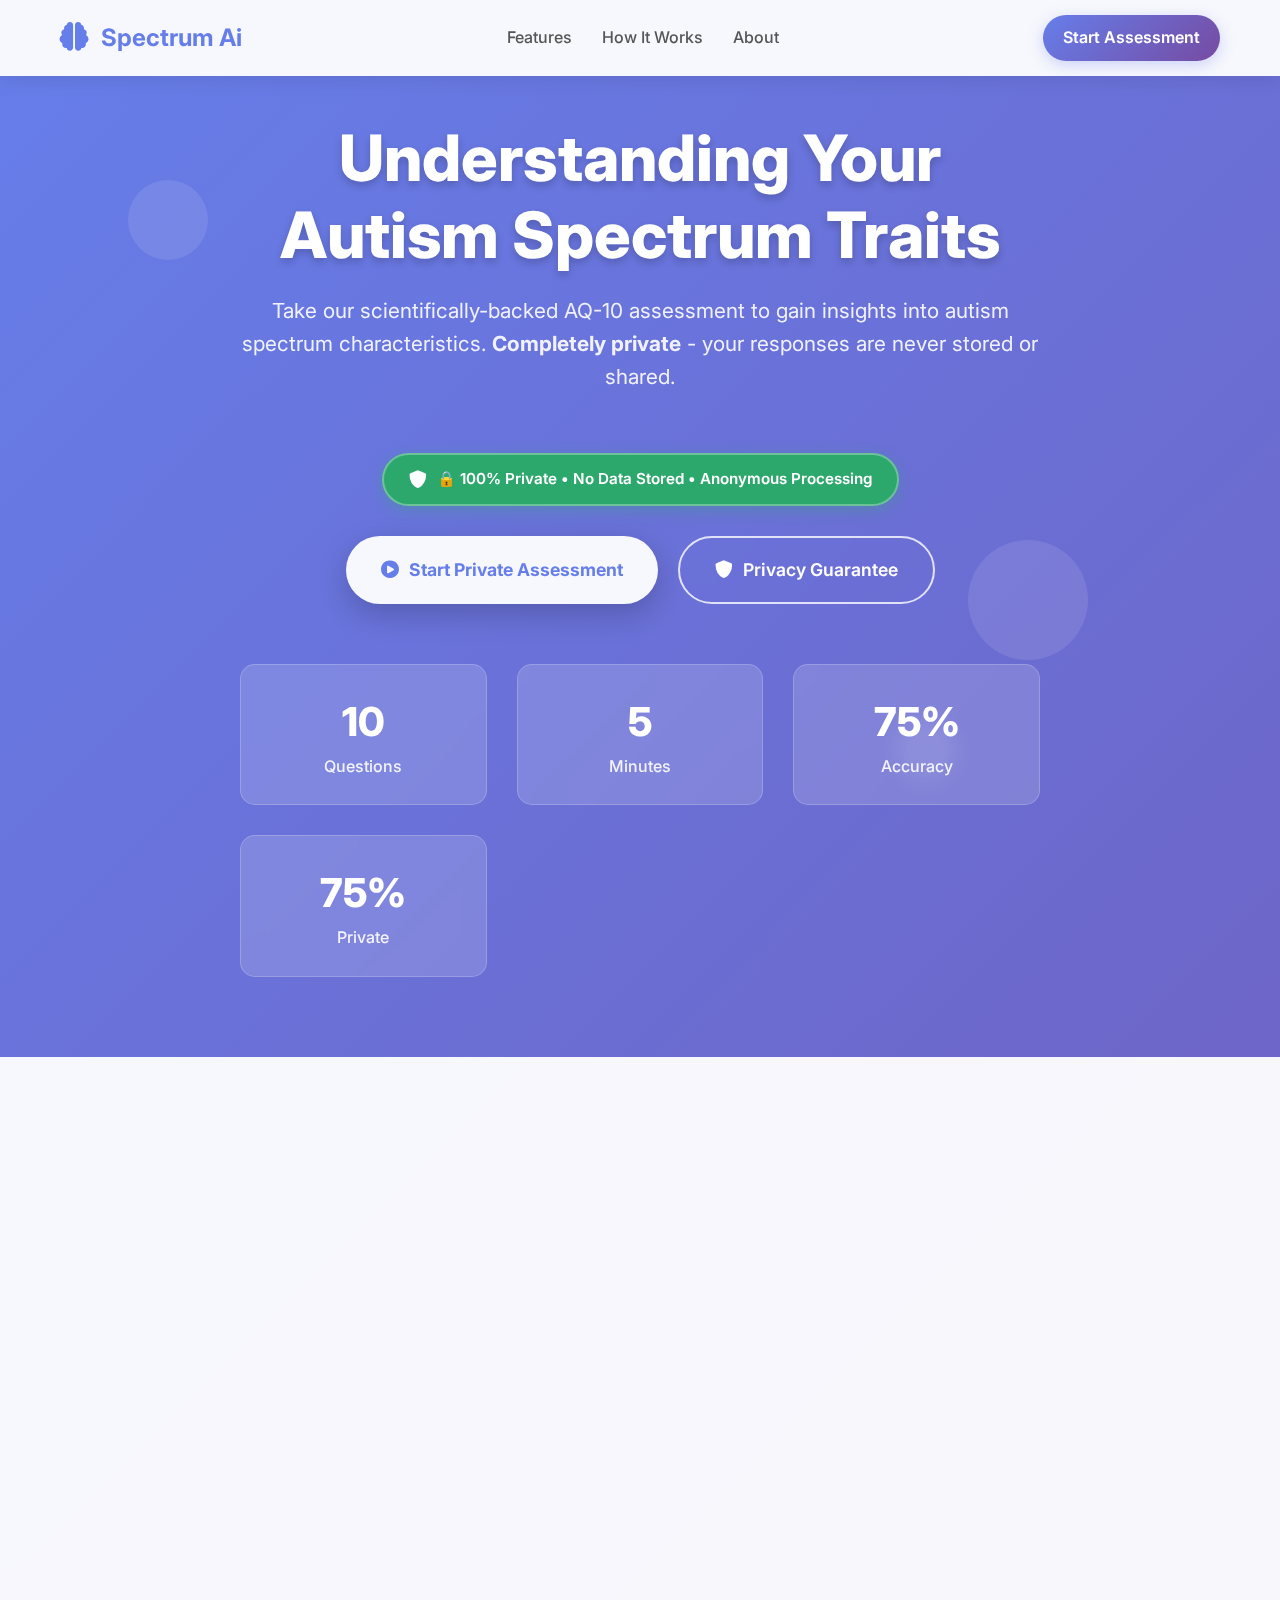
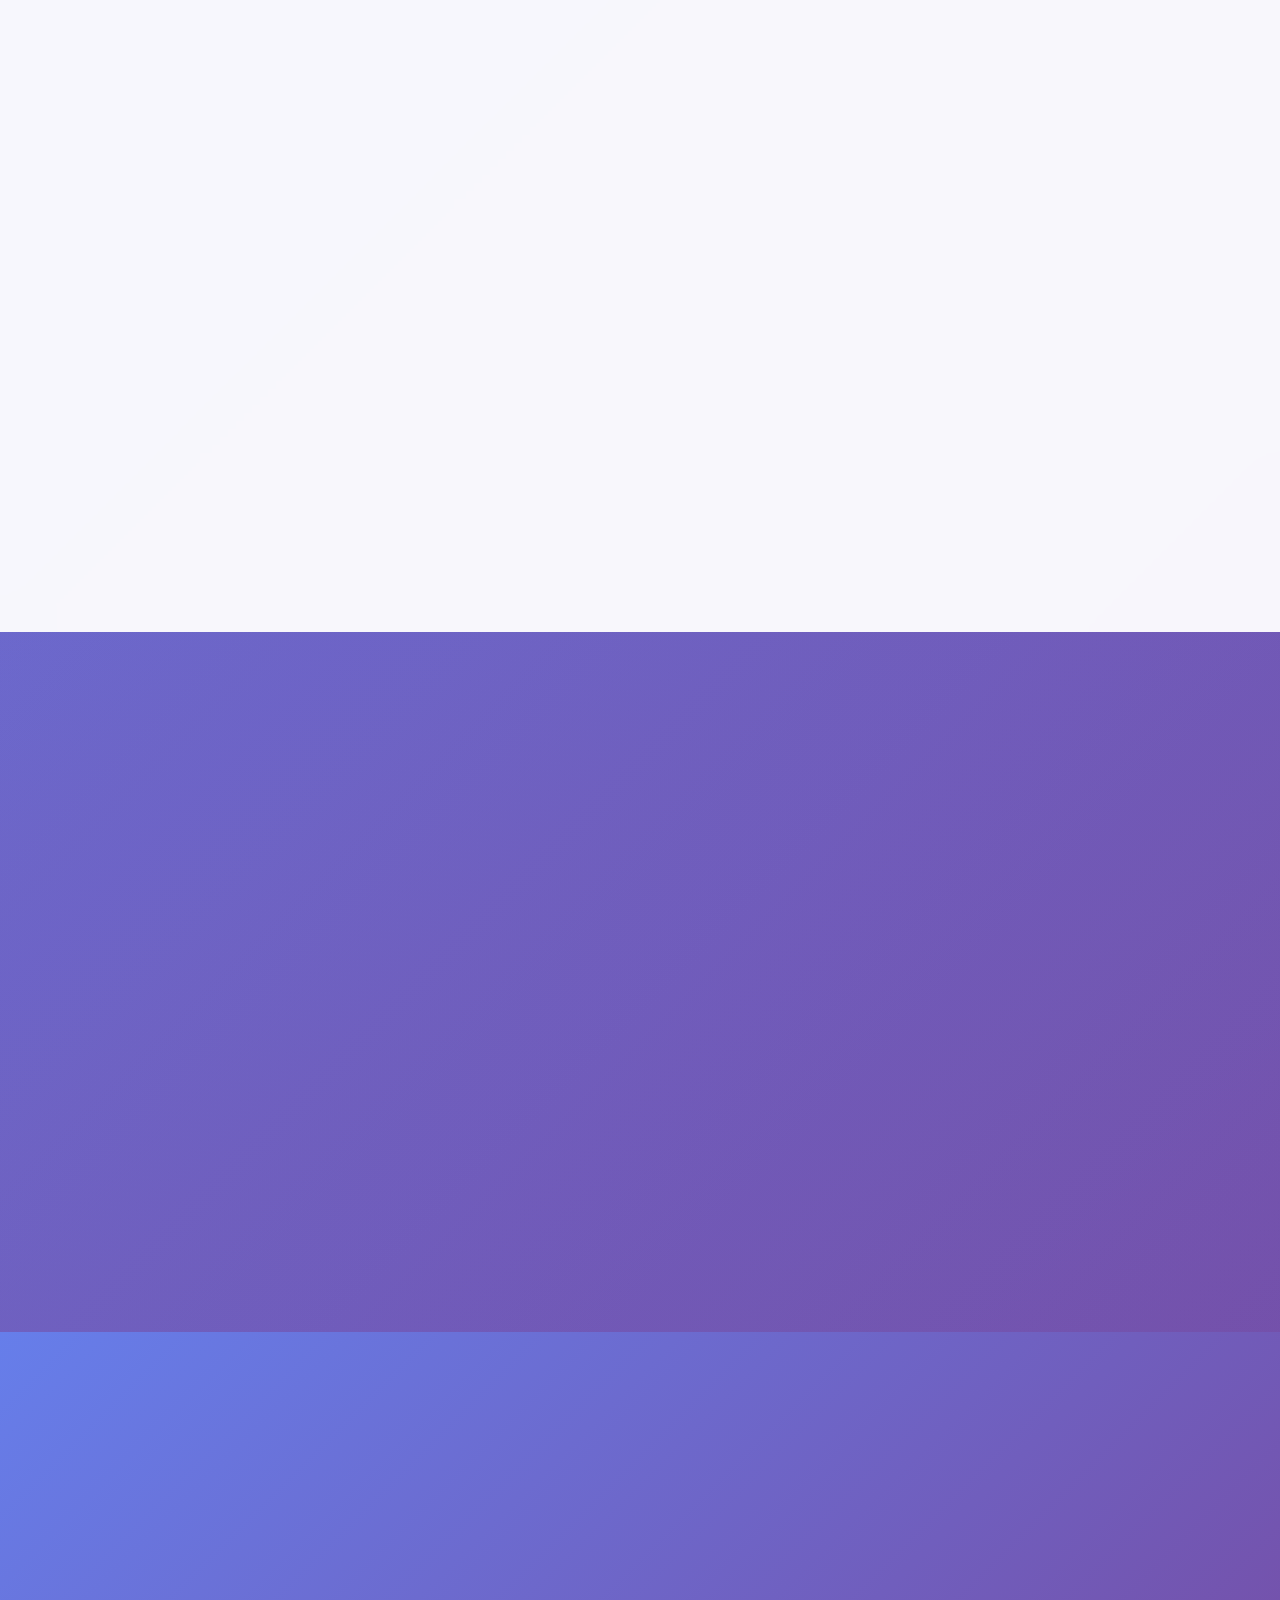
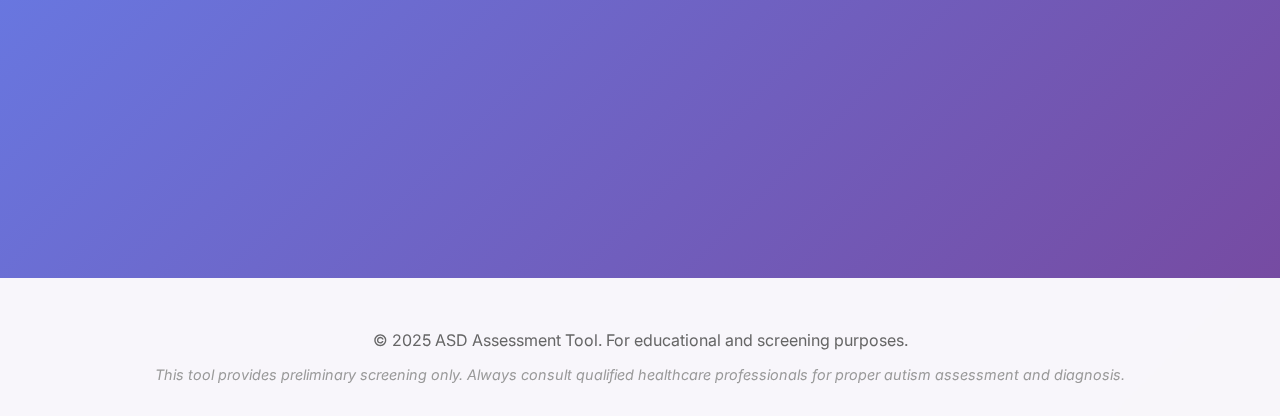
<file: frontend/templates/landing.html>
<!DOCTYPE html>
<html lang="en">
<head>
    <meta charset="UTF-8">
    <meta name="viewport" content="width=device-width, initial-scale=1.0">
    <title>ASD Assessment Tool - Understanding Autism Spectrum Traits</title>
    <link href="https://fonts.googleapis.com/css2?family=Inter:wght@300;400;500;600;700;800&display=swap" rel="stylesheet">
    <link rel="stylesheet" href="https://cdnjs.cloudflare.com/ajax/libs/font-awesome/6.0.0/css/all.min.css">
    <style>
        * {
            margin: 0;
            padding: 0;
            box-sizing: border-box;
        }

        body {
            font-family: 'Inter', -apple-system, BlinkMacSystemFont, 'Segoe UI', Roboto, sans-serif;
            background: linear-gradient(135deg, #667eea 0%, #764ba2 100%);
            color: #333;
            line-height: 1.6;
            overflow-x: hidden;
        }

        /* Animated Background Elements */
        .bg-animation {
            position: fixed;
            top: 0;
            left: 0;
            width: 100%;
            height: 100%;
            overflow: hidden;
            z-index: -1;
        }

        .floating-shape {
            position: absolute;
            border-radius: 50%;
            background: rgba(255, 255, 255, 0.1);
            animation: float 6s ease-in-out infinite;
        }

        .shape-1 {
            width: 80px;
            height: 80px;
            top: 20%;
            left: 10%;
            animation-delay: 0s;
        }

        .shape-2 {
            width: 120px;
            height: 120px;
            top: 60%;
            right: 15%;
            animation-delay: -2s;
        }

        .shape-3 {
            width: 60px;
            height: 60px;
            top: 80%;
            left: 70%;
            animation-delay: -4s;
        }

        @keyframes float {
            0%, 100% { transform: translateY(0px) rotate(0deg); }
            50% { transform: translateY(-20px) rotate(10deg); }
        }

        /* Header */
        .header {
            position: fixed;
            top: 0;
            width: 100%;
            background: rgba(255, 255, 255, 0.95);
            backdrop-filter: blur(10px);
            z-index: 1000;
            padding: 15px 0;
            box-shadow: 0 2px 20px rgba(0, 0, 0, 0.1);
            transition: all 0.3s ease;
        }

        .nav-container {
            max-width: 1200px;
            margin: 0 auto;
            display: flex;
            justify-content: space-between;
            align-items: center;
            padding: 0 20px;
        }

        .logo {
            display: flex;
            align-items: center;
            gap: 12px;
            font-size: 1.5rem;
            font-weight: 700;
            color: #667eea;
        }

        .logo i {
            font-size: 1.8rem;
            animation: pulse 2s infinite;
        }

        .nav-links {
            display: flex;
            gap: 30px;
            list-style: none;
        }

        .nav-links a {
            text-decoration: none;
            color: #555;
            font-weight: 500;
            transition: color 0.3s ease;
        }

        .nav-links a:hover {
            color: #667eea;
        }

        .cta-btn {
            background: linear-gradient(135deg, #667eea, #764ba2);
            color: white;
            padding: 10px 20px;
            border-radius: 25px;
            text-decoration: none;
            font-weight: 600;
            transition: all 0.3s ease;
            box-shadow: 0 4px 15px rgba(102, 126, 234, 0.3);
        }

        .cta-btn:hover {
            transform: translateY(-2px);
            box-shadow: 0 6px 20px rgba(102, 126, 234, 0.4);
        }

        /* Hero Section */
        .hero {
            min-height: 100vh;
            display: flex;
            align-items: center;
            justify-content: center;
            text-align: center;
            padding: 120px 20px 80px;
        }

        .hero-content {
            max-width: 800px;
            margin: 0 auto;
        }

        .hero-title {
            font-size: clamp(2.5rem, 5vw, 4rem);
            font-weight: 800;
            color: white;
            margin-bottom: 20px;
            line-height: 1.2;
            text-shadow: 0 4px 8px rgba(0, 0, 0, 0.2);
        }

        .hero-subtitle {
            font-size: clamp(1.1rem, 2vw, 1.3rem);
            color: rgba(255, 255, 255, 0.9);
            margin-bottom: 40px;
            font-weight: 400;
        }

        .hero-buttons {
            display: flex;
            gap: 20px;
            justify-content: center;
            flex-wrap: wrap;
            margin-bottom: 60px;
        }

        .btn-primary {
            background: rgba(255, 255, 255, 0.95);
            color: #667eea;
            padding: 18px 35px;
            border-radius: 50px;
            text-decoration: none;
            font-weight: 700;
            font-size: 1.1rem;
            transition: all 0.3s ease;
            display: inline-flex;
            align-items: center;
            gap: 10px;
            box-shadow: 0 10px 30px rgba(0, 0, 0, 0.2);
            backdrop-filter: blur(10px);
        }

        .btn-secondary {
            background: transparent;
            color: white;
            padding: 18px 35px;
            border: 2px solid rgba(255, 255, 255, 0.8);
            border-radius: 50px;
            text-decoration: none;
            font-weight: 600;
            font-size: 1.1rem;
            transition: all 0.3s ease;
            display: inline-flex;
            align-items: center;
            gap: 10px;
            backdrop-filter: blur(10px);
        }

        .btn-primary:hover {
            transform: translateY(-3px);
            box-shadow: 0 15px 40px rgba(0, 0, 0, 0.3);
            background: white;
        }

        .btn-secondary:hover {
            background: rgba(255, 255, 255, 0.1);
            transform: translateY(-3px);
        }

        .stats-grid {
            display: grid;
            grid-template-columns: repeat(auto-fit, minmax(200px, 1fr));
            gap: 30px;
            margin-top: 40px;
        }

        .stat-item {
            background: rgba(255, 255, 255, 0.15);
            padding: 25px;
            border-radius: 15px;
            backdrop-filter: blur(10px);
            border: 1px solid rgba(255, 255, 255, 0.2);
            transition: all 0.3s ease;
        }

        .stat-item:hover {
            transform: translateY(-5px);
            background: rgba(255, 255, 255, 0.2);
        }

        .stat-number {
            font-size: 2.5rem;
            font-weight: 800;
            color: white;
            display: block;
        }

        .stat-label {
            color: rgba(255, 255, 255, 0.9);
            font-weight: 500;
            margin-top: 8px;
        }

        /* Privacy Badge */
        .privacy-badge {
            background: rgba(39, 174, 96, 0.9);
            color: white;
            padding: 12px 25px;
            border-radius: 30px;
            display: inline-flex;
            align-items: center;
            gap: 10px;
            margin: 20px 0 30px;
            font-weight: 600;
            font-size: 0.95rem;
            box-shadow: 0 4px 15px rgba(39, 174, 96, 0.3);
            backdrop-filter: blur(10px);
            border: 2px solid rgba(255, 255, 255, 0.3);
        }

        .privacy-badge i {
            font-size: 1.1rem;
        }

        /* Features Section */
        .features {
            background: rgba(255, 255, 255, 0.95);
            padding: 100px 20px;
            backdrop-filter: blur(10px);
        }

        .container {
            max-width: 1200px;
            margin: 0 auto;
        }

        .section-header {
            text-align: center;
            margin-bottom: 80px;
        }

        .section-title {
            font-size: clamp(2rem, 4vw, 3rem);
            font-weight: 700;
            color: #333;
            margin-bottom: 20px;
        }

        .section-subtitle {
            font-size: 1.2rem;
            color: #666;
            max-width: 600px;
            margin: 0 auto;
        }

        .features-grid {
            display: grid;
            grid-template-columns: repeat(auto-fit, minmax(300px, 1fr));
            gap: 40px;
        }

        .feature-card {
            background: white;
            padding: 40px 30px;
            border-radius: 20px;
            text-align: center;
            box-shadow: 0 15px 35px rgba(0, 0, 0, 0.1);
            transition: all 0.3s ease;
            border: 2px solid transparent;
            position: relative;
            overflow: hidden;
        }

        .feature-card::before {
            content: '';
            position: absolute;
            top: 0;
            left: 0;
            right: 0;
            height: 4px;
            background: linear-gradient(135deg, #667eea, #764ba2);
        }

        .feature-card:hover {
            transform: translateY(-10px);
            border-color: #667eea;
            box-shadow: 0 25px 50px rgba(102, 126, 234, 0.2);
        }

        .feature-icon {
            width: 80px;
            height: 80px;
            background: linear-gradient(135deg, #667eea, #764ba2);
            border-radius: 50%;
            display: flex;
            align-items: center;
            justify-content: center;
            margin: 0 auto 25px;
            color: white;
            font-size: 2rem;
            box-shadow: 0 10px 25px rgba(102, 126, 234, 0.3);
        }

        .feature-title {
            font-size: 1.4rem;
            font-weight: 700;
            color: #333;
            margin-bottom: 15px;
        }

        .feature-description {
            color: #666;
            line-height: 1.7;
        }

        /* Process Section */
        .process {
            padding: 100px 20px;
            background: linear-gradient(135deg, rgba(102, 126, 234, 0.1), rgba(118, 75, 162, 0.1));
        }

        .process-steps {
            display: grid;
            grid-template-columns: repeat(auto-fit, minmax(250px, 1fr));
            gap: 40px;
            margin-top: 60px;
        }

        .step-card {
            background: white;
            padding: 35px 25px;
            border-radius: 15px;
            text-align: center;
            position: relative;
            box-shadow: 0 10px 30px rgba(0, 0, 0, 0.1);
            transition: all 0.3s ease;
        }

        .step-card:hover {
            transform: translateY(-5px);
        }

        .step-number {
            position: absolute;
            top: -20px;
            left: 50%;
            transform: translateX(-50%);
            width: 40px;
            height: 40px;
            background: linear-gradient(135deg, #667eea, #764ba2);
            border-radius: 50%;
            display: flex;
            align-items: center;
            justify-content: center;
            color: white;
            font-weight: 700;
            font-size: 1.2rem;
            box-shadow: 0 5px 15px rgba(102, 126, 234, 0.4);
        }

        .step-title {
            font-size: 1.3rem;
            font-weight: 600;
            color: #333;
            margin: 20px 0 15px;
        }

        .step-description {
            color: #666;
            line-height: 1.6;
        }

        /* CTA Section */
        .cta-section {
            background: linear-gradient(135deg, #667eea 0%, #764ba2 100%);
            padding: 100px 20px;
            text-align: center;
            color: white;
        }

        .cta-content {
            max-width: 700px;
            margin: 0 auto;
        }

        .cta-title {
            font-size: clamp(2rem, 4vw, 3rem);
            font-weight: 800;
            margin-bottom: 20px;
        }

        .cta-subtitle {
            font-size: 1.2rem;
            margin-bottom: 40px;
            opacity: 0.9;
        }

        .cta-button {
            background: white;
            color: #667eea;
            padding: 20px 40px;
            border-radius: 50px;
            text-decoration: none;
            font-weight: 700;
            font-size: 1.2rem;
            display: inline-flex;
            align-items: center;
            gap: 12px;
            transition: all 0.3s ease;
            box-shadow: 0 15px 35px rgba(0, 0, 0, 0.2);
        }

        .cta-button:hover {
            transform: translateY(-3px);
            box-shadow: 0 20px 45px rgba(0, 0, 0, 0.3);
        }

        /* Footer */
        .footer {
            background: rgba(255, 255, 255, 0.95);
            padding: 50px 20px 30px;
            text-align: center;
            backdrop-filter: blur(10px);
        }

        .footer-content {
            max-width: 1200px;
            margin: 0 auto;
        }

        .footer-text {
            color: #666;
            margin-bottom: 10px;
        }

        .footer-disclaimer {
            color: #999;
            font-size: 0.9rem;
            font-style: italic;
        }

        /* Mobile Responsiveness */
        @media (max-width: 768px) {
            .nav-links {
                display: none;
            }

            .hero-buttons {
                flex-direction: column;
                align-items: center;
            }

            .btn-primary,
            .btn-secondary {
                width: 100%;
                max-width: 300px;
                justify-content: center;
            }

            .stats-grid {
                grid-template-columns: repeat(2, 1fr);
                gap: 20px;
            }

            .features-grid,
            .process-steps {
                grid-template-columns: 1fr;
            }
        }

        /* Scroll animations */
        .fade-in {
            opacity: 0;
            transform: translateY(30px);
            transition: all 0.6s ease;
        }

        .fade-in.visible {
            opacity: 1;
            transform: translateY(0);
        }
    </style>
</head>
<body>
    <!-- Animated Background -->
    <div class="bg-animation">
        <div class="floating-shape shape-1"></div>
        <div class="floating-shape shape-2"></div>
        <div class="floating-shape shape-3"></div>
    </div>

    <!-- Header -->
    <header class="header">
        <div class="nav-container">
            <div class="logo">
                <i class="fas fa-brain"></i>
                <span>Spectrum Ai</span>
            </div>
            <nav class="nav-links">
                <li><a href="#features">Features</a></li>
                <li><a href="#process">How It Works</a></li>
                <li><a href="#about">About</a></li>
            </nav>
            <a href="#assessment" class="cta-btn">Start Assessment</a>
        </div>
    </header>

    <!-- Hero Section -->
    <section class="hero">
        <div class="hero-content">
            <h1 class="hero-title">Understanding Your Autism Spectrum Traits</h1>
            <p class="hero-subtitle">Take our scientifically-backed AQ-10 assessment to gain insights into autism spectrum characteristics. <strong>Completely private</strong> - your responses are never stored or shared.</p>
            
            <div class="privacy-badge">
                <i class="fas fa-shield-alt"></i>
                <span>🔒 100% Private • No Data Stored • Anonymous Processing</span>
            </div>
            
            <div class="hero-buttons">
                <a href="#assessment" class="btn-primary">
                    <i class="fas fa-play-circle"></i>
                    Start Private Assessment
                </a>
                <a href="/privacy" class="btn-secondary">
                    <i class="fas fa-shield-alt"></i>
                    Privacy Guarantee
                </a>
            </div>

            <div class="stats-grid">
                <div class="stat-item fade-in">
                    <span class="stat-number">10</span>
                    <span class="stat-label">Questions</span>
                </div>
                <div class="stat-item fade-in">
                    <span class="stat-number">5</span>
                    <span class="stat-label">Minutes</span>
                </div>
                <div class="stat-item fade-in">
                    <span class="stat-number">95%</span>
                    <span class="stat-label">Accuracy</span>
                </div>
                <div class="stat-item fade-in">
                    <span class="stat-number">100%</span>
                    <span class="stat-label">Private</span>
                </div>
            </div>
        </div>
    </section>

    <!-- Features Section -->
    <section id="features" class="features">
        <div class="container">
            <div class="section-header fade-in">
                <h2 class="section-title">Why Choose Our Assessment?</h2>
                <p class="section-subtitle">Our tool combines clinical expertise with cutting-edge technology to provide accurate, personalized insights</p>
            </div>

            <div class="features-grid">
                <div class="feature-card fade-in">
                    <div class="feature-icon">
                        <i class="fas fa-microscope"></i>
                    </div>
                    <h3 class="feature-title">Scientifically Validated</h3>
                    <p class="feature-description">Based on the AQ-10 questionnaire, a clinically proven screening tool used by healthcare professionals worldwide for autism spectrum assessment.</p>
                </div>

                <div class="feature-card fade-in">
                    <div class="feature-icon">
                        <i class="fas fa-robot"></i>
                    </div>
                    <h3 class="feature-title">AI-Enhanced Analysis</h3>
                    <p class="feature-description">Our machine learning algorithms analyze patterns in responses to provide more nuanced and accurate predictions than traditional scoring methods.</p>
                </div>

                <div class="feature-card fade-in">
                    <div class="feature-icon">
                        <i class="fas fa-shield-alt"></i>
                    </div>
                    <h3 class="feature-title">Complete Privacy</h3>
                    <p class="feature-description">Your responses are processed securely and confidentially. No personal data is stored or shared with third parties.</p>
                </div>

                <div class="feature-card fade-in">
                    <div class="feature-icon">
                        <i class="fas fa-chart-line"></i>
                    </div>
                    <h3 class="feature-title">Detailed Results</h3>
                    <p class="feature-description">Receive comprehensive results with confidence levels, risk assessments, and personalized recommendations for next steps.</p>
                </div>

                <div class="feature-card fade-in">
                    <div class="feature-icon">
                        <i class="fas fa-clock"></i>
                    </div>
                    <h3 class="feature-title">Quick & Easy</h3>
                    <p class="feature-description">Complete the assessment in just 5 minutes with straightforward questions and an intuitive interface designed for all users.</p>
                </div>

                <div class="feature-card fade-in">
                    <div class="feature-icon">
                        <i class="fas fa-users"></i>
                    </div>
                    <h3 class="feature-title">For Everyone</h3>
                    <p class="feature-description">Suitable for self-assessment or can be completed by parents, caregivers, or healthcare professionals on behalf of others.</p>
                </div>
            </div>
        </div>
    </section>

    <!-- Process Section -->
    <section id="process" class="process">
        <div class="container">
            <div class="section-header fade-in">
                <h2 class="section-title">How It Works</h2>
                <p class="section-subtitle">Simple, straightforward, and scientifically sound</p>
            </div>

            <div class="process-steps">
                <div class="step-card fade-in">
                    <div class="step-number">1</div>
                    <h3 class="step-title">Answer Questions</h3>
                    <p class="step-description">Complete 10 carefully selected questions from the AQ-10 screening tool, designed to identify autism spectrum traits.</p>
                </div>

                <div class="step-card fade-in">
                    <div class="step-number">2</div>
                    <h3 class="step-title">Provide Context</h3>
                    <p class="step-description">Share basic demographic information to help our AI model provide more accurate and personalized results.</p>
                </div>

                <div class="step-card fade-in">
                    <div class="step-number">3</div>
                    <h3 class="step-title">AI Analysis</h3>
                    <p class="step-description">Our machine learning algorithm analyzes your responses using patterns learned from extensive clinical data.</p>
                </div>

                <div class="step-card fade-in">
                    <div class="step-number">4</div>
                    <h3 class="step-title">Get Results</h3>
                    <p class="step-description">Receive detailed results including predictions, confidence levels, and recommendations for professional consultation if needed.</p>
                </div>
            </div>
        </div>
    </section>

    <!-- CTA Section -->
    <section id="assessment" class="cta-section">
        <div class="cta-content fade-in">
            <h2 class="cta-title">Ready to Begin Your Assessment?</h2>
            <p class="cta-subtitle">Take the first step towards better understanding autism spectrum traits. Quick, private, and professionally designed.</p>
            <a href="index" class="cta-button">
                <i class="fas fa-arrow-right"></i>
                Start Your Assessment
            </a>
        </div>
    </section>

    <!-- Footer -->
    <footer class="footer">
        <div class="footer-content">
            <p class="footer-text">&copy; 2025 ASD Assessment Tool. For educational and screening purposes.</p>
            <p class="footer-disclaimer">This tool provides preliminary screening only. Always consult qualified healthcare professionals for proper autism assessment and diagnosis.</p>
        </div>
    </footer>

    <script>
        // Smooth scrolling for navigation links
        document.querySelectorAll('a[href^="#"]').forEach(anchor => {
            anchor.addEventListener('click', function (e) {
                e.preventDefault();
                const target = document.querySelector(this.getAttribute('href'));
                if (target) {
                    target.scrollIntoView({
                        behavior: 'smooth',
                        block: 'start'
                    });
                }
            });
        });

        // Fade in animation on scroll
        const observerOptions = {
            threshold: 0.1,
            rootMargin: '0px 0px -50px 0px'
        };

        const observer = new IntersectionObserver((entries) => {
            entries.forEach(entry => {
                if (entry.isIntersecting) {
                    entry.target.classList.add('visible');
                }
            });
        }, observerOptions);

        // Observe all fade-in elements
        document.querySelectorAll('.fade-in').forEach(el => {
            observer.observe(el);
        });

        // Header scroll effect
        window.addEventListener('scroll', () => {
            const header = document.querySelector('.header');
            if (window.scrollY > 100) {
                header.style.background = 'rgba(255, 255, 255, 0.98)';
                header.style.boxShadow = '0 4px 30px rgba(0, 0, 0, 0.15)';
            } else {
                header.style.background = 'rgba(255, 255, 255, 0.95)';
                header.style.boxShadow = '0 2px 20px rgba(0, 0, 0, 0.1)';
            }
        });

        // Animate stats on scroll
        const statsSection = document.querySelector('.stats-grid');
        let statsAnimated = false;

        const statsObserver = new IntersectionObserver((entries) => {
            entries.forEach(entry => {
                if (entry.isIntersecting && !statsAnimated) {
                    animateStats();
                    statsAnimated = true;
                }
            });
        });

        if (statsSection) {
            statsObserver.observe(statsSection);
        }

        function animateStats() {
            const statNumbers = document.querySelectorAll('.stat-number');
            statNumbers.forEach((stat, index) => {
                const finalValue = stat.textContent;
                let currentValue = 0;
                const increment = finalValue.includes('%') ? 5 : 1;
                const isPercentage = finalValue.includes('%');
                const numericValue = parseInt(finalValue);

                const timer = setInterval(() => {
                    currentValue += increment;
                    if (currentValue >= numericValue) {
                        currentValue = numericValue;
                        clearInterval(timer);
                    }
                    stat.textContent = currentValue + (isPercentage ? '%' : '');
                }, 50);
            });
        }

        // Add some interactive hover effects
        document.querySelectorAll('.feature-card, .step-card').forEach(card => {
            card.addEventListener('mouseenter', function() {
                this.style.transform = 'translateY(-10px) scale(1.02)';
            });
            
            card.addEventListener('mouseleave', function() {
                this.style.transform = 'translateY(0) scale(1)';
            });
        });
    </script>
</body>
</html>
</file>
